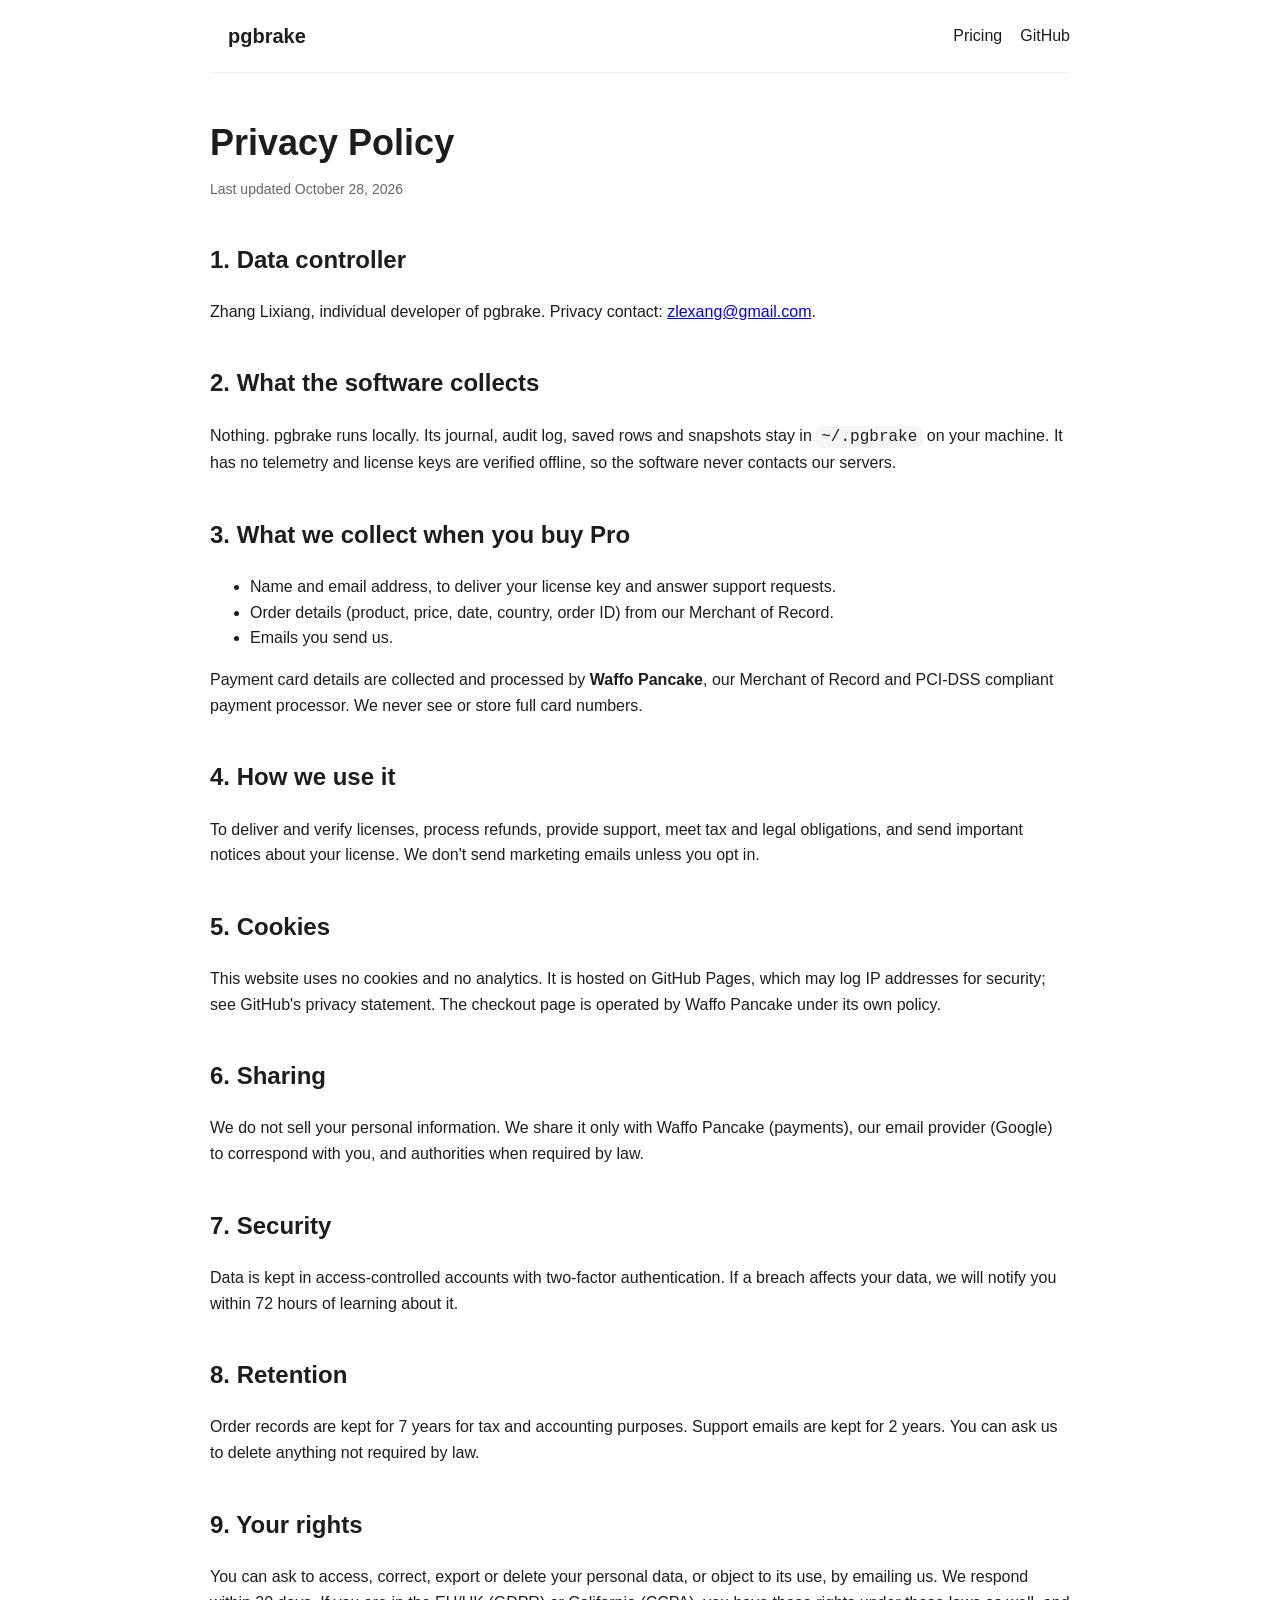
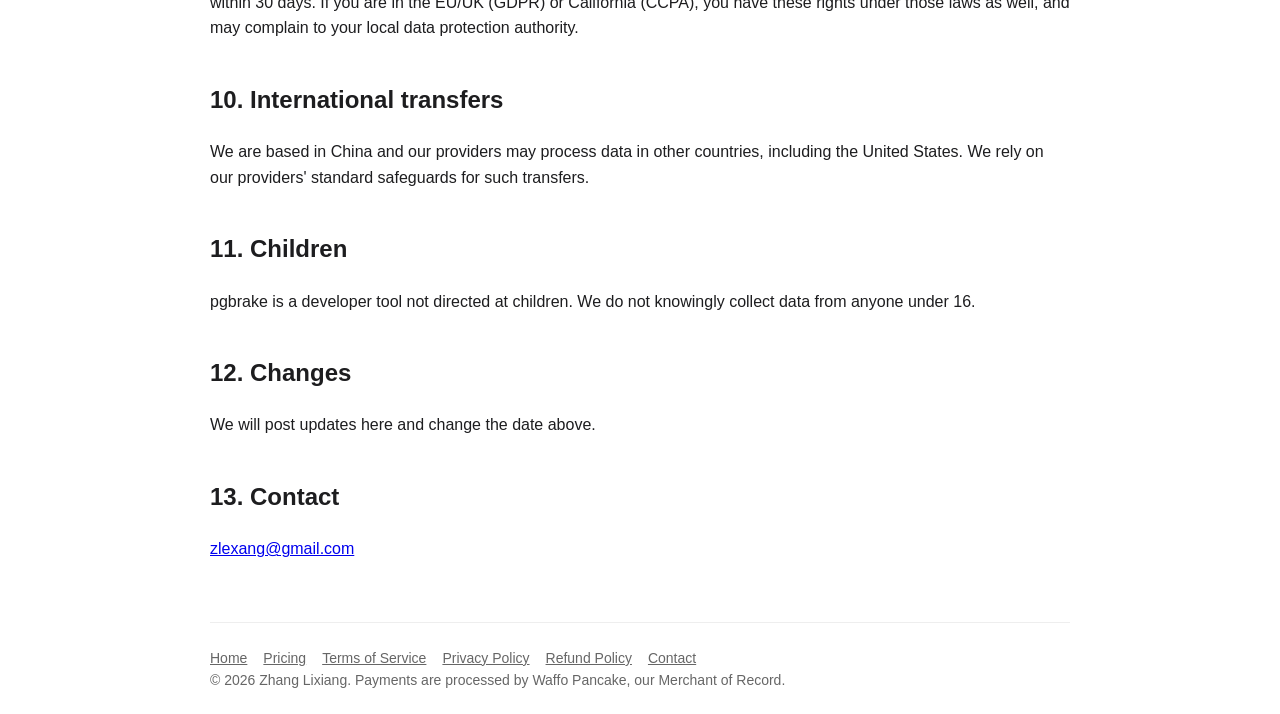
<file: privacy.html>
<!doctype html><html lang=en><head><meta charset=utf-8><meta name=viewport content="width=device-width,initial-scale=1"><title>Privacy Policy — pgbrake</title><meta name=description content="pgbrake: an undo button and approval gate for Postgres when an AI agent is driving."><link rel=stylesheet href=/style.css></head><body><header><p class=logo><a href=/>pgbrake</a></p><nav><a href=/#pricing>Pricing</a><a href=https://github.com/lexang/pgbrake>GitHub</a></nav></header>
<h1>Privacy Policy</h1><p class="muted">Last updated October 28, 2026</p>
<h2>1. Data controller</h2><p>Zhang Lixiang, individual developer of pgbrake. Privacy contact: <a href="mailto:zlexang@gmail.com">zlexang@gmail.com</a>.</p>
<h2>2. What the software collects</h2><p>Nothing. pgbrake runs locally. Its journal, audit log, saved rows and snapshots stay in <code>~/.pgbrake</code> on your machine. It has no telemetry and license keys are verified offline, so the software never contacts our servers.</p>
<h2>3. What we collect when you buy Pro</h2><ul><li>Name and email address, to deliver your license key and answer support requests.</li><li>Order details (product, price, date, country, order ID) from our Merchant of Record.</li><li>Emails you send us.</li></ul><p>Payment card details are collected and processed by <strong>Waffo Pancake</strong>, our Merchant of Record and PCI-DSS compliant payment processor. We never see or store full card numbers.</p>
<h2>4. How we use it</h2><p>To deliver and verify licenses, process refunds, provide support, meet tax and legal obligations, and send important notices about your license. We don't send marketing emails unless you opt in.</p>
<h2>5. Cookies</h2><p>This website uses no cookies and no analytics. It is hosted on GitHub Pages, which may log IP addresses for security; see GitHub's privacy statement. The checkout page is operated by Waffo Pancake under its own policy.</p>
<h2>6. Sharing</h2><p>We do not sell your personal information. We share it only with Waffo Pancake (payments), our email provider (Google) to correspond with you, and authorities when required by law.</p>
<h2>7. Security</h2><p>Data is kept in access-controlled accounts with two-factor authentication. If a breach affects your data, we will notify you within 72 hours of learning about it.</p>
<h2>8. Retention</h2><p>Order records are kept for 7 years for tax and accounting purposes. Support emails are kept for 2 years. You can ask us to delete anything not required by law.</p>
<h2>9. Your rights</h2><p>You can ask to access, correct, export or delete your personal data, or object to its use, by emailing us. We respond within 30 days. If you are in the EU/UK (GDPR) or California (CCPA), you have these rights under those laws as well, and may complain to your local data protection authority.</p>
<h2>10. International transfers</h2><p>We are based in China and our providers may process data in other countries, including the United States. We rely on our providers' standard safeguards for such transfers.</p>
<h2>11. Children</h2><p>pgbrake is a developer tool not directed at children. We do not knowingly collect data from anyone under 16.</p>
<h2>12. Changes</h2><p>We will post updates here and change the date above.</p>
<h2>13. Contact</h2><p><a href="mailto:zlexang@gmail.com">zlexang@gmail.com</a></p>
<footer><a href="/">Home</a><a href="/#pricing">Pricing</a><a href="/terms.html">Terms of Service</a><a href="/privacy.html">Privacy Policy</a><a href="/refund.html">Refund Policy</a><a href="mailto:zlexang@gmail.com">Contact</a><br>© 2026 Zhang Lixiang. Payments are processed by Waffo Pancake, our Merchant of Record.</footer></body></html>
</file>
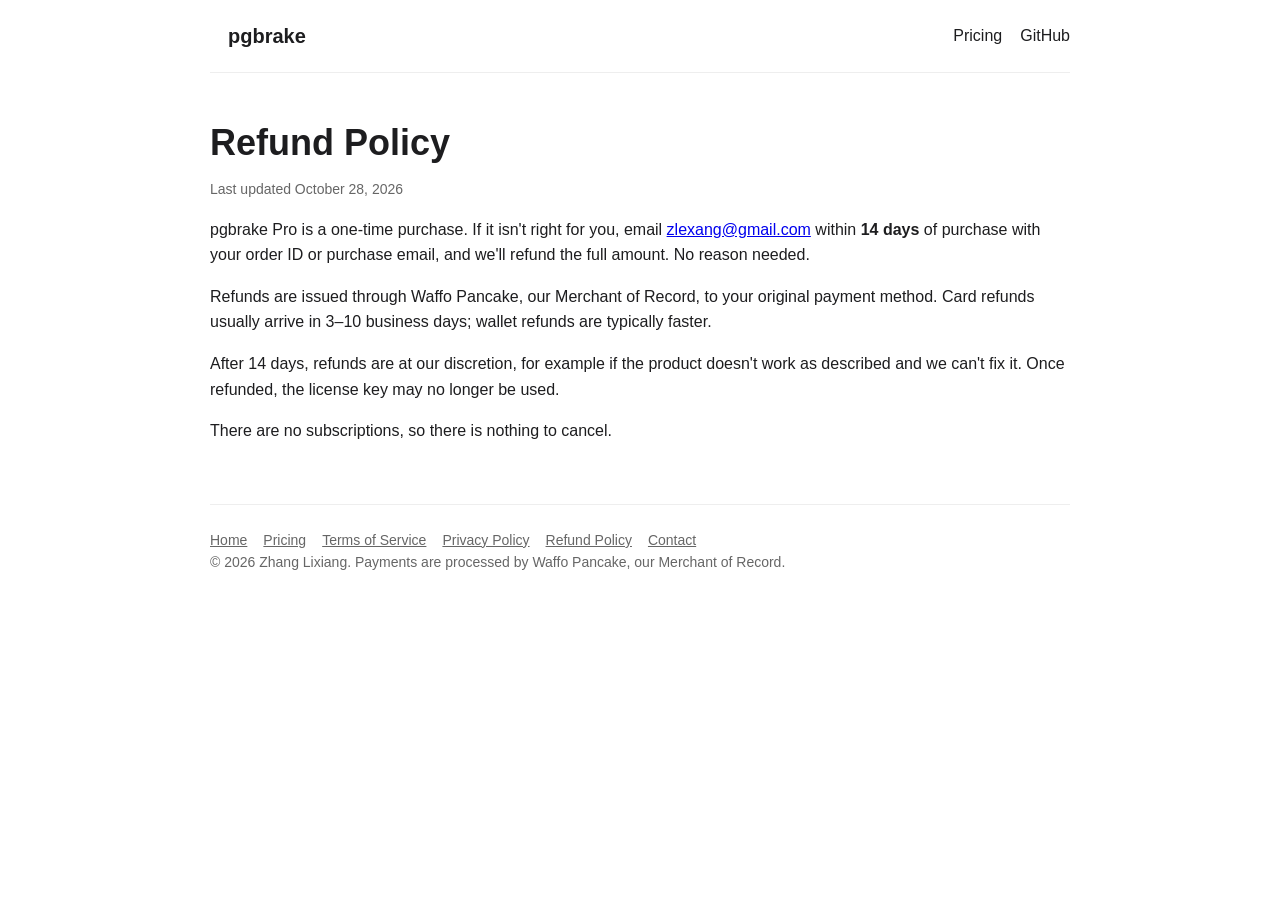
<file: refund.html>
<!doctype html><html lang=en><head><meta charset=utf-8><meta name=viewport content="width=device-width,initial-scale=1"><title>Refund Policy — pgbrake</title><meta name=description content="pgbrake: an undo button and approval gate for Postgres when an AI agent is driving."><link rel=stylesheet href=/style.css></head><body><header><p class=logo><a href=/>pgbrake</a></p><nav><a href=/#pricing>Pricing</a><a href=https://github.com/lexang/pgbrake>GitHub</a></nav></header>
<h1>Refund Policy</h1><p class="muted">Last updated October 28, 2026</p>
<p>pgbrake Pro is a one-time purchase. If it isn't right for you, email <a href="mailto:zlexang@gmail.com">zlexang@gmail.com</a> within <strong>14 days</strong> of purchase with your order ID or purchase email, and we'll refund the full amount. No reason needed.</p>
<p>Refunds are issued through Waffo Pancake, our Merchant of Record, to your original payment method. Card refunds usually arrive in 3–10 business days; wallet refunds are typically faster.</p>
<p>After 14 days, refunds are at our discretion, for example if the product doesn't work as described and we can't fix it. Once refunded, the license key may no longer be used.</p>
<p>There are no subscriptions, so there is nothing to cancel.</p>
<footer><a href="/">Home</a><a href="/#pricing">Pricing</a><a href="/terms.html">Terms of Service</a><a href="/privacy.html">Privacy Policy</a><a href="/refund.html">Refund Policy</a><a href="mailto:zlexang@gmail.com">Contact</a><br>© 2026 Zhang Lixiang. Payments are processed by Waffo Pancake, our Merchant of Record.</footer></body></html>
</file>
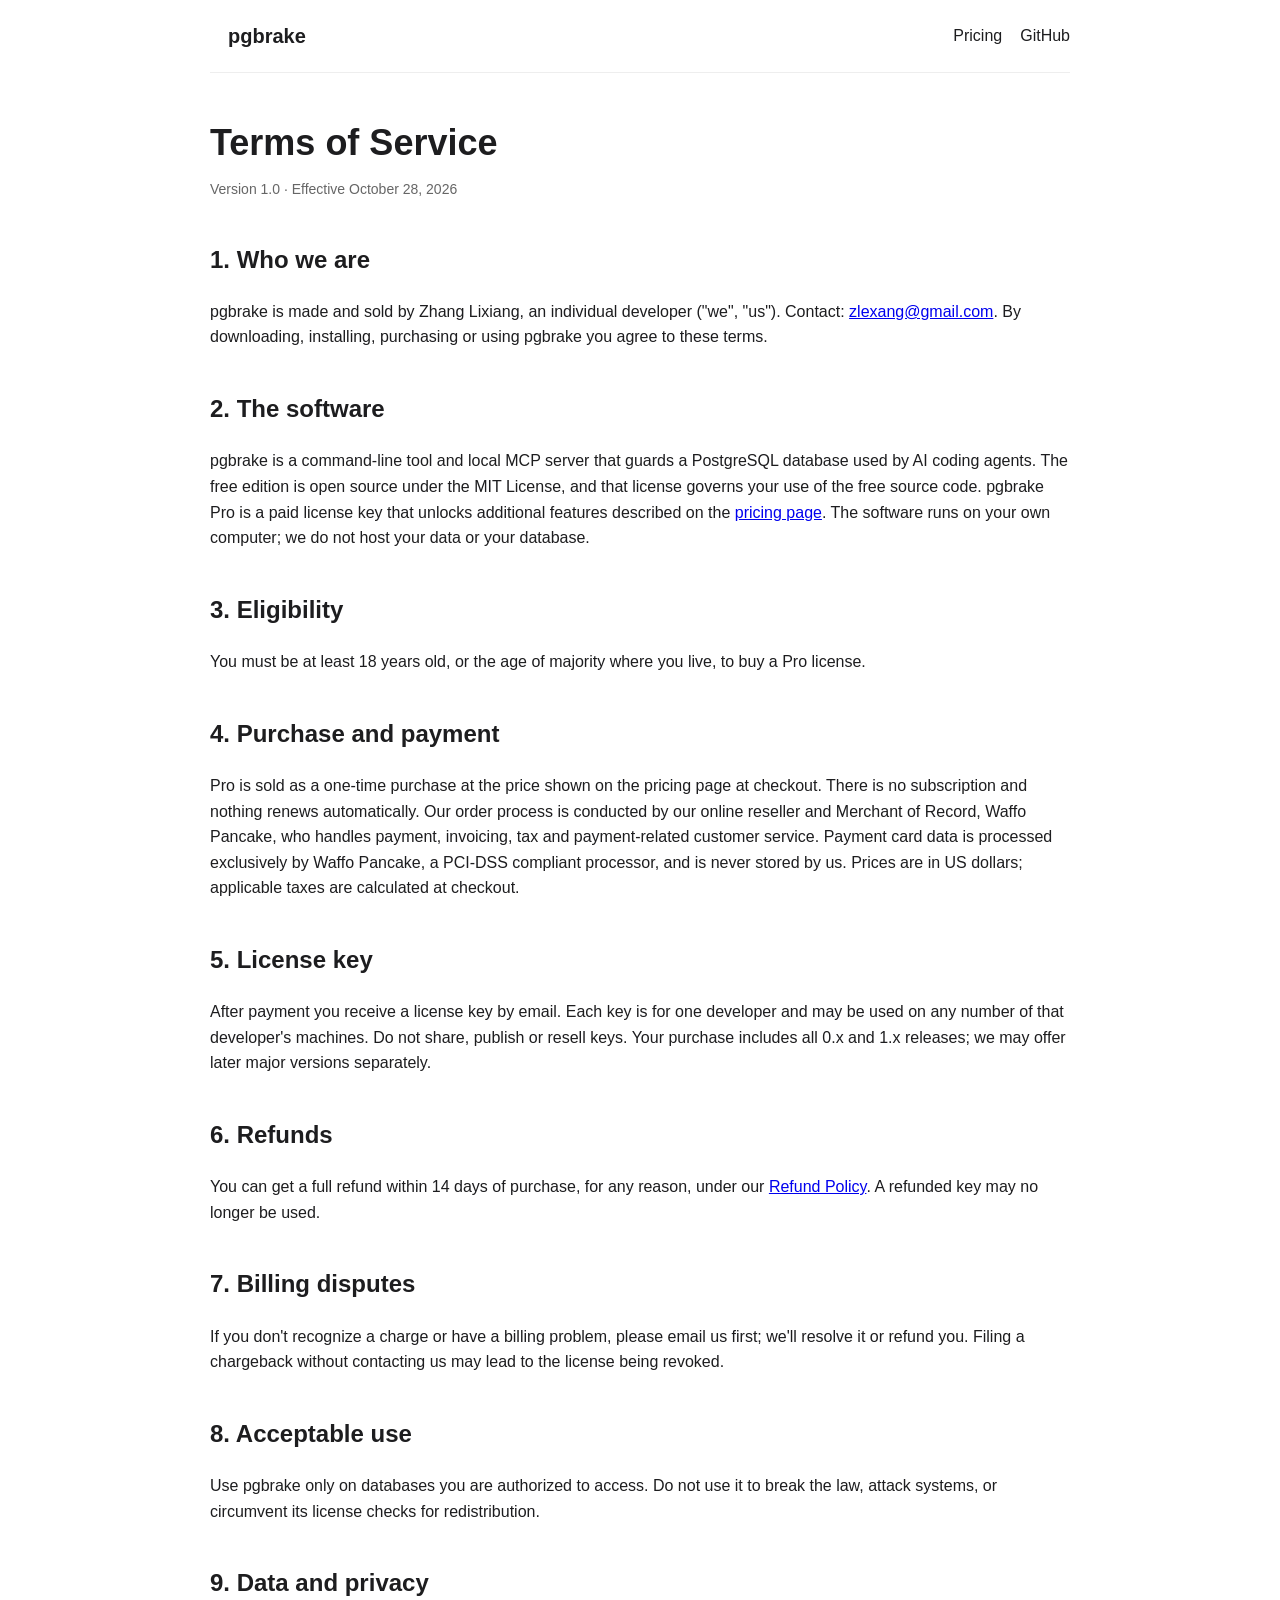
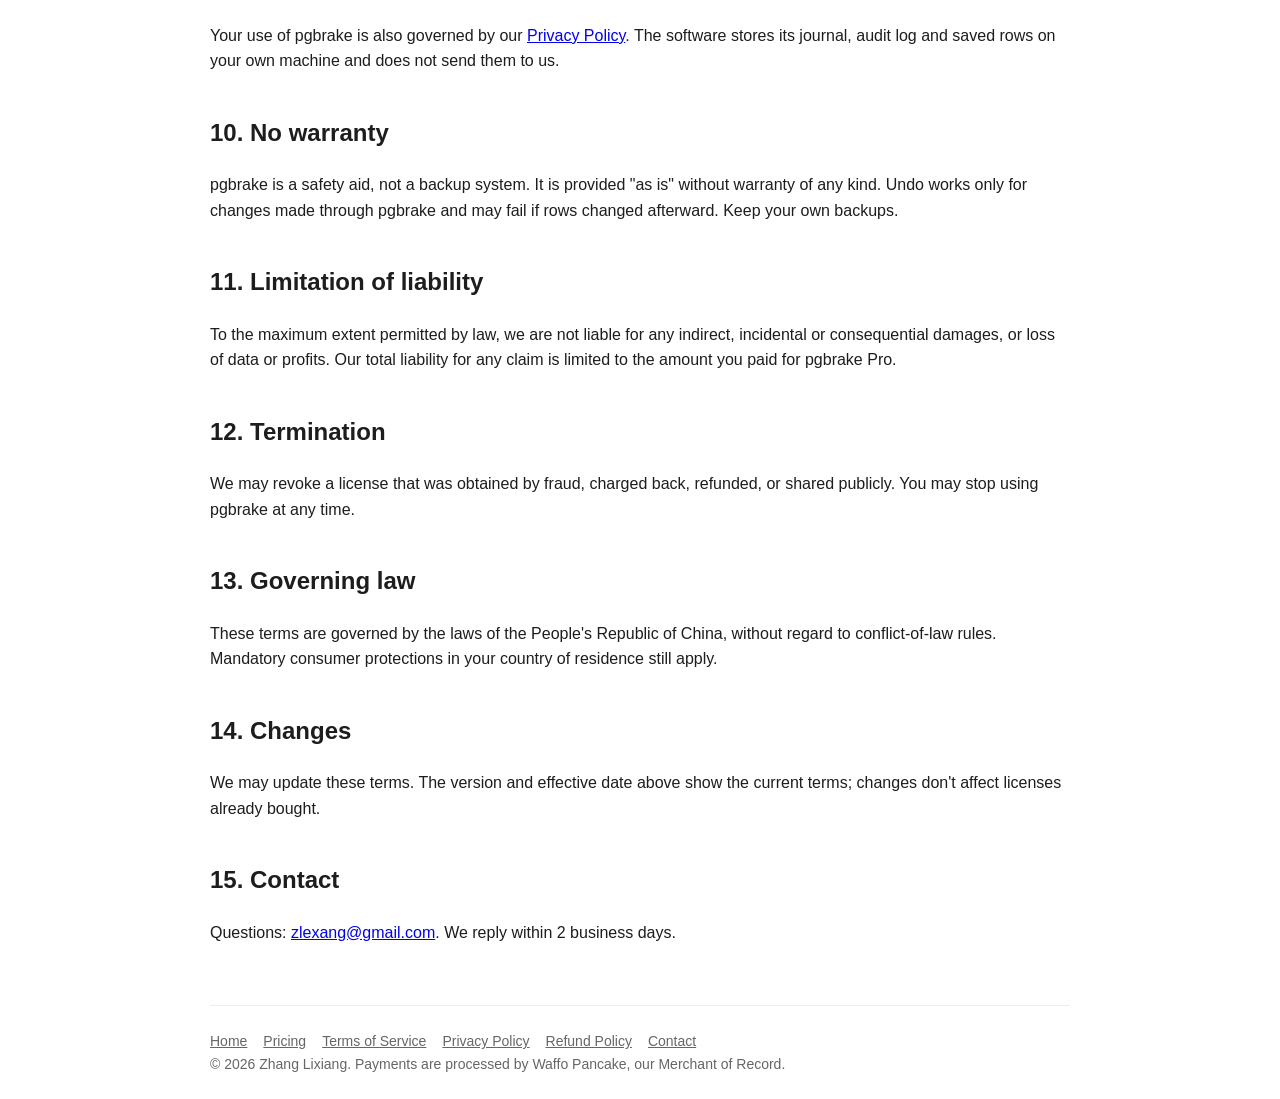
<file: terms.html>
<!doctype html><html lang=en><head><meta charset=utf-8><meta name=viewport content="width=device-width,initial-scale=1"><title>Terms of Service — pgbrake</title><meta name=description content="pgbrake: an undo button and approval gate for Postgres when an AI agent is driving."><link rel=stylesheet href=/style.css></head><body><header><p class=logo><a href=/>pgbrake</a></p><nav><a href=/#pricing>Pricing</a><a href=https://github.com/lexang/pgbrake>GitHub</a></nav></header>
<h1>Terms of Service</h1><p class="muted">Version 1.0 · Effective October 28, 2026</p>
<h2>1. Who we are</h2><p>pgbrake is made and sold by Zhang Lixiang, an individual developer ("we", "us"). Contact: <a href="mailto:zlexang@gmail.com">zlexang@gmail.com</a>. By downloading, installing, purchasing or using pgbrake you agree to these terms.</p>
<h2>2. The software</h2><p>pgbrake is a command-line tool and local MCP server that guards a PostgreSQL database used by AI coding agents. The free edition is open source under the MIT License, and that license governs your use of the free source code. pgbrake Pro is a paid license key that unlocks additional features described on the <a href="/#pricing">pricing page</a>. The software runs on your own computer; we do not host your data or your database.</p>
<h2>3. Eligibility</h2><p>You must be at least 18 years old, or the age of majority where you live, to buy a Pro license.</p>
<h2>4. Purchase and payment</h2><p>Pro is sold as a one-time purchase at the price shown on the pricing page at checkout. There is no subscription and nothing renews automatically. Our order process is conducted by our online reseller and Merchant of Record, Waffo Pancake, who handles payment, invoicing, tax and payment-related customer service. Payment card data is processed exclusively by Waffo Pancake, a PCI-DSS compliant processor, and is never stored by us. Prices are in US dollars; applicable taxes are calculated at checkout.</p>
<h2>5. License key</h2><p>After payment you receive a license key by email. Each key is for one developer and may be used on any number of that developer's machines. Do not share, publish or resell keys. Your purchase includes all 0.x and 1.x releases; we may offer later major versions separately.</p>
<h2>6. Refunds</h2><p>You can get a full refund within 14 days of purchase, for any reason, under our <a href="/refund.html">Refund Policy</a>. A refunded key may no longer be used.</p>
<h2>7. Billing disputes</h2><p>If you don't recognize a charge or have a billing problem, please email us first; we'll resolve it or refund you. Filing a chargeback without contacting us may lead to the license being revoked.</p>
<h2>8. Acceptable use</h2><p>Use pgbrake only on databases you are authorized to access. Do not use it to break the law, attack systems, or circumvent its license checks for redistribution.</p>
<h2>9. Data and privacy</h2><p>Your use of pgbrake is also governed by our <a href="/privacy.html">Privacy Policy</a>. The software stores its journal, audit log and saved rows on your own machine and does not send them to us.</p>
<h2>10. No warranty</h2><p>pgbrake is a safety aid, not a backup system. It is provided "as is" without warranty of any kind. Undo works only for changes made through pgbrake and may fail if rows changed afterward. Keep your own backups.</p>
<h2>11. Limitation of liability</h2><p>To the maximum extent permitted by law, we are not liable for any indirect, incidental or consequential damages, or loss of data or profits. Our total liability for any claim is limited to the amount you paid for pgbrake Pro.</p>
<h2>12. Termination</h2><p>We may revoke a license that was obtained by fraud, charged back, refunded, or shared publicly. You may stop using pgbrake at any time.</p>
<h2>13. Governing law</h2><p>These terms are governed by the laws of the People's Republic of China, without regard to conflict-of-law rules. Mandatory consumer protections in your country of residence still apply.</p>
<h2>14. Changes</h2><p>We may update these terms. The version and effective date above show the current terms; changes don't affect licenses already bought.</p>
<h2>15. Contact</h2><p>Questions: <a href="mailto:zlexang@gmail.com">zlexang@gmail.com</a>. We reply within 2 business days.</p>
<footer><a href="/">Home</a><a href="/#pricing">Pricing</a><a href="/terms.html">Terms of Service</a><a href="/privacy.html">Privacy Policy</a><a href="/refund.html">Refund Policy</a><a href="mailto:zlexang@gmail.com">Contact</a><br>© 2026 Zhang Lixiang. Payments are processed by Waffo Pancake, our Merchant of Record.</footer></body></html>
</file>
